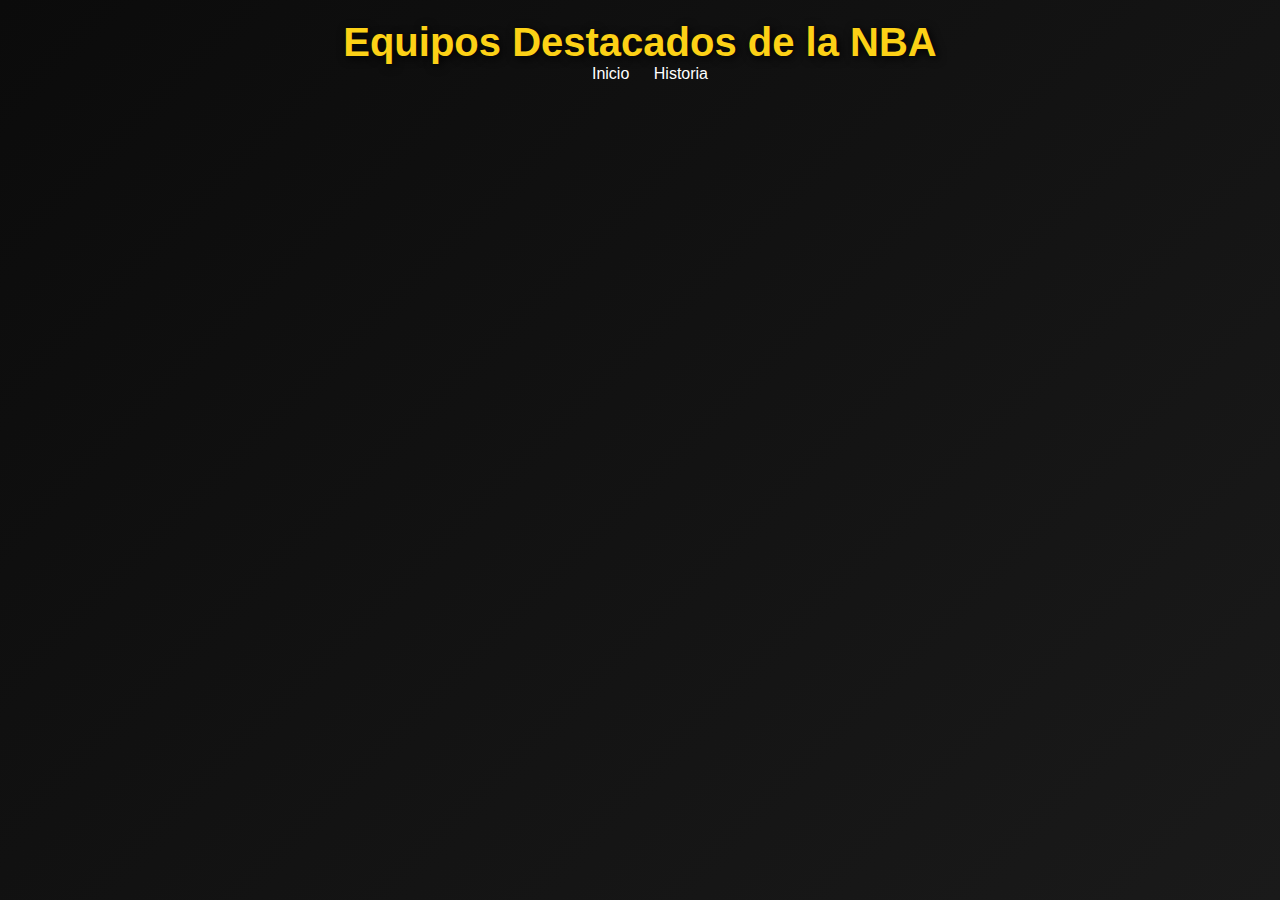
<file: equipos.html>
<!DOCTYPE html>
<html lang="es">
<head>
  <meta charset="UTF-8" />
  <meta name="viewport" content="width=device-width, initial-scale=1.0" />
  <title>Equipos NBA</title>
  <style>
    * {
      margin: 0;
      padding: 0;
      box-sizing: border-box;
      font-family: 'Segoe UI', sans-serif;
    }

    body {
      background: linear-gradient(135deg, #0b0b0b, #1a1a1a);
      color: #fff;
      min-height: 100vh;
      display: flex;
      flex-direction: column;
      align-items: center;
      padding: 20px;
    }

    header {
      text-align: center;
      margin-bottom: 30px;
    }

    header h1 {
      font-size: 40px;
      color: #fcd116;
      text-shadow: 2px 2px 10px #000;
    }

    .cards-container {
      display: grid;
      grid-template-columns: repeat(auto-fit, minmax(250px, 1fr));
      gap: 30px;
      width: 100%;
      max-width: 1200px;
    }

    .card {
      padding: 20px;
      border-radius: 20px;
      text-align: center;
      box-shadow: 0 10px 25px rgba(0, 0, 0, 0.5);
      transform: scale(1);
      transition: transform 0.3s ease, box-shadow 0.3s ease;
      animation: aparecer 0.6s ease forwards;
      opacity: 0;
    }

    .card:hover {
      transform: scale(1.05);
      box-shadow: 0 15px 35px rgba(255, 255, 255, 0.2);
    }

    .card img {
      width: 100px;
      margin-bottom: 15px;
    }

    .card h2 {
      margin-bottom: 10px;
    }

    .card p {
      font-size: 15px;
      line-height: 1.4;
      margin-bottom: 15px;
    }

    .card button {
      background: #ffffff22;
      color: #fff;
      border: 1px solid #fff;
      padding: 10px 20px;
      border-radius: 8px;
      cursor: pointer;
      transition: background 0.3s, color 0.3s;
    }

    .card button:hover {
      background: #fff;
      color: #000;
    }

    .bulls {
      background: linear-gradient(135deg, #ce1141, #1c1c1c);
    }

    .lakers {
      background: linear-gradient(135deg, #552583, #fbd927);
      color: #000;
    }

    .mavericks {
      background: linear-gradient(135deg, #00538c, #b8c4ca);
      color: #000;
    }

    .warriors {
      background: linear-gradient(135deg, #fdb927, #006bb6);
      color: #000;
    }

    @keyframes aparecer {
      0% {
        opacity: 0;
        transform: translateY(40px);
      }
      100% {
        opacity: 1;
        transform: translateY(0);
      }
    }
   .boton {
  display: inline-block;
  padding: 10px 20px;
  color: white;
  border-radius: 8px;
  text-decoration: none;
  font-weight: bold;
  transition: transform 0.3s ease, background-color 0.3s ease;
}


.bulls-btn {
  background-color: #c8102e;
}
.bulls-btn:hover {
  background-color: #a30e25;
  transform: scale(1.05);
}


.lakers-btn {
  background-color: #552583;
}
.lakers-btn:hover {
  background-color: #31185c;
  transform: scale(1.05);
}


.mavs-btn {
  background-color: #00538c;
}
.mavs-btn:hover {
  background-color: #003b63;
  transform: scale(1.05);
}


.warriors-btn {
  background-color: #1d428a;
}
.warriors-btn:hover {
  background-color: #0c2d6b;
  transform: scale(1.05);
}
.menu a {
  margin-left: 20px;
  text-decoration: none;
  color: #ffffff;
  transition: all 0.3s ease;
}

.menu a:hover {
  color: #fcd116;
  transform: scale(1.1);
}
.card img {
  width: 100%;
  height: 200px;
  object-fit: cover;
  border-radius: 8px;
  margin-bottom: 10px;
}
  </style>
</head>
<body>
  <header>
    <div><h1>Equipos Destacados de la NBA</h1></div>
    <nav class="menu">
      <a href="index.html">Inicio</a>
      <a href="historia.html">Historia</a>
    </nav>
  </header>

  <section class="cards-container">
    <div class="card bulls">
      <img src="imagener de los equipos/wallpaperflare.com_wallpaper (9).jpg" alt="Chicago Bulls">
      <h2>Chicago Bulls</h2>
      <p>Conocidos por la era dorada de Michael Jordan, son un ícono histórico del baloncesto.</p>
      <a href="bulls.html" class="boton">Ver más</a>

    </div>
    <div class="card lakers">
      <img src="imagener de los equipos/lakers fondo 2.jpg" alt="Los Angeles Lakers">
      <h2>Los Angeles Lakers</h2>
      <p>Uno de los equipos más ganadores, hogar de leyendas como Kobe Bryant y Magic Johnson.</p>
      <a href="lakers.html" class="boton">Ver más</a>
    </div>
    <div class="card mavericks">
      <img src="imagener de los equipos/wallpaperflare.com_wallpaper (11).jpg" alt="Dallas Mavericks">
      <h2>Dallas Mavericks</h2>
      <p>Con Kyrie Irving liderando, los Mavs siguen siendo un equipo con talento y ambición.</p>
      <a href="mavericks.html" class="boton">Ver más</a>
    </div>
    <div class="card warriors">
      <img src="imagener de los equipos/wallpaperflare.com_wallpaper (13).jpg" alt="Golden State Warriors">
      <h2>Golden State Warriors</h2>
      <p>Reconocidos por su estilo de juego veloz y Steph Curry como emblema.</p>
      <a href="warriors.html" class="boton">Ver más</a>
    </div>
  </section>
</body>
</html>
</file>
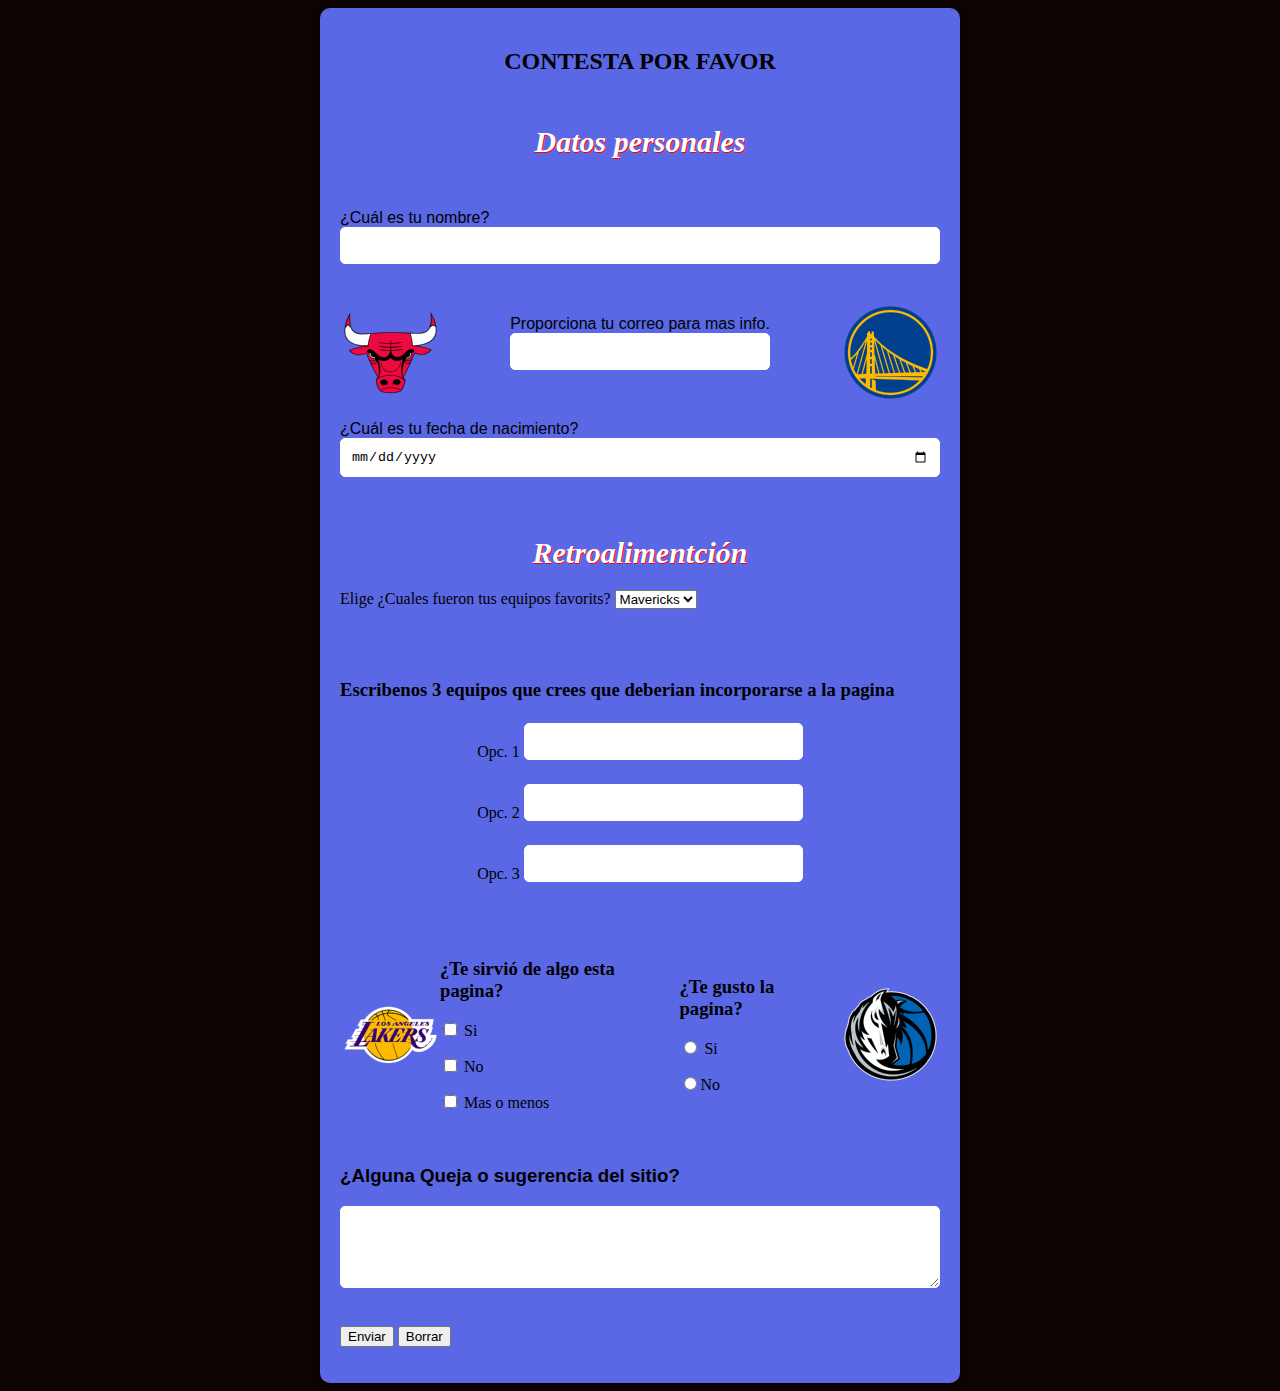
<file: formulario.html>
<html>
<head>
<title>Encuesta</title>
<style>

body {
    background-color: rgb(14, 3, 3);
    background-size: cover;
}

.encuesta {
  background-color: #5a68e6;
  padding: 20px;
  border-radius: 10px;
  box-shadow: 0 0 10px rgba(0, 0, 0, 0.1);
  max-width: 600px;
  margin: auto;
}

.titulo {
  text-align: center;
  font-size: 30px;
  font-family: 'Times New Roman', Times, serif;
  font-style: oblique;
  color: rgb(255, 255, 255);
  text-shadow: 1px 1px #ff0000;
}

.agrandar {
  width: 100%;
  padding: 10px;
  margin-bottom: 20px;
  border: 1px solid #ffffff;
  border-radius: 5px;
}

.container {
  display: flex;
  justify-content: space-between;
  align-items: center;
  border-radius: 30px;
}

label {
  font-family: Impact, Haettenschweiler, 'Arial Narrow Bold', sans-serif;
}

</style>
</head>
<body>

<div class="encuesta">
    <h2 align="center">CONTESTA POR FAVOR </h2>
  <h5 class="titulo">Datos personales</h5>
  <form action="https://formspree.io/f/xdkzqnnw" method="post">

    <label for="nombre">¿Cuál es tu nombre?</label><br>
    <input class="agrandar" type="text" id="nombre" name="nombre" required><br><br>

    <div class="container">
      <img src="Imagenes del formulario/i.png" alt="helado" height="100px" width="auto">
      <div>
        <label for="email">Proporciona tu correo para mas info.</label><br>
        <input class="agrandar" type="email" id="email" name="email" required><br>
      </div>
      <img src="Imagenes del formulario/i (3).png" alt="cupcake" height="100px" width="auto">
    </div>

    <br>

    <label for="fecha_nacimiento">¿Cuál es tu fecha de nacimiento?</label><br>
    <input class="agrandar" type="date" id="fecha_nacimiento" name="fecha_nacimiento" required><br><br>
    
    <h1 class="titulo">Retroalimentción</h1>

    <p>
      Elige ¿Cuales fueron tus equipos favorits? 
      <select name="especificar">
        <option value="Lakers">Lakers</option>
        <option value="Warriors">Warriors</option>
        <option value="Mavericks" selected>Mavericks</option>
        <option value="Bulls">Bulls</option>
      </select>
    </p><br><br>

    <p>
      <h3>Escribenos 3 equipos que crees que deberian incorporarse a la pagina</h3>
      <table align="center">
        <tr>
          <td>Opc. 1</td>
          <td><input class="agrandar" type="text" name="Mavericks" size="30" required/></td>
        </tr>
        <tr>
          <td>Opc. 2</td>
          <td><input class="agrandar" type="text" name="Bulls" size="30" required/></td>
        </tr>
        <tr>
          <td>Opc. 3</td>
          <td><input class="agrandar" type="text" name="Warriors" size="30" required/></td>
        </tr>
      </table>
    </p><br>

    <div class="container">
      <img src="Imagenes del formulario/i (2).png" alt="Bebida" height="100px" width="auto">
      <div>
        <h3>¿Te sirvió de algo esta pagina?</h3>
        <p>
          <input type="checkbox" name="smn" /> Si
        </p>
        <p>
          <input type="checkbox" name="Nel"/> No
        </p>
        <p>
            <input type="checkbox" name="Maso"/> Mas o menos
          </p>
      </div>
      <div>
        <h3>¿Te gusto la pagina?</h3>
        <p>
          <input type="radio" name="smn"/> Si
        </p>
        <p>
          <input type="radio" name="nel"/>No
        </p>
      </div>
      <img src="Imagenes del formulario/i (1).png" alt="Pastelito" height="100px" width="auto">
    </div><br>

    <label for="comentarios"><h3>¿Alguna Queja o sugerencia del sitio?</h3></label>
    <textarea class="agrandar" id="comentarios" name="comentarios" rows="4"></textarea><br><br>

    <input type="submit" value="Enviar">
    <input type="reset" value="Borrar">

  </form>
</div>

</body>
</html>
</file>
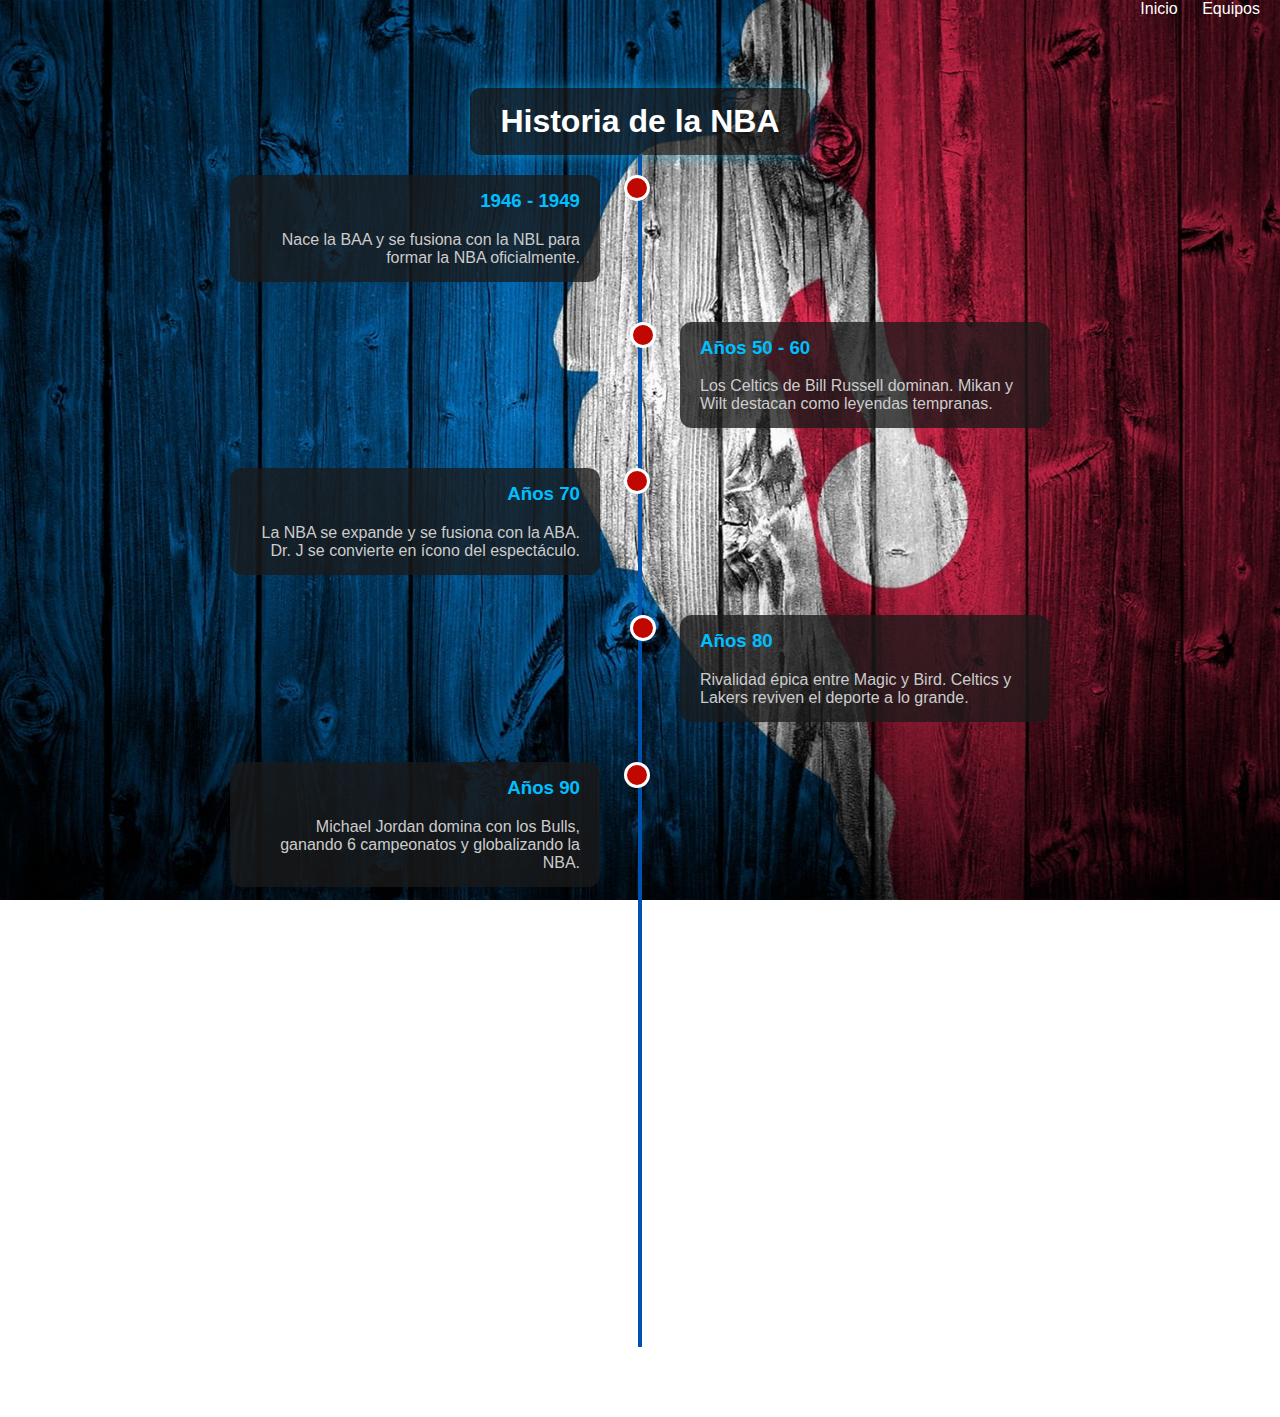
<file: historia.html>
<!DOCTYPE html>
<html lang="es">
<head>
  <meta charset="UTF-8" />
  <meta name="viewport" content="width=device-width, initial-scale=1.0" />
  <title>Historia de la NBA</title>
  <style>
    body {
      margin: 0;
      font-family: 'Segoe UI', sans-serif;
      background-image: url("imagener de los equipos/wallpaperflare.com_wallpaper (1).jpg");
      background-size: cover;
      background-repeat: no-repeat;
      background-attachment: fixed; 
      background-position: center;
      color: #fff;
    }

    .timeline-container {
      max-width: 900px;
      margin: 50px auto;
      padding: 20px;
      position: relative;
    }

      h1 {
  background-color: #1a1a1aad;
  color: #10a3d4;
  padding: 15px 30px;
  display: inline-block;
  border-radius: 10px;
  box-shadow: 0 0 15px #00bfff80;
  text-align: center;
  margin: 0 auto;
  color: #fff;
}

.timeline-container {
  text-align: center;
}

    .timeline {
      position: relative;
      margin: 0;
      padding: 0;
      list-style: none;
    }

    .timeline::before {
      content: '';
      position: absolute;
      left: 50%;
      top: 0;
      bottom: 0;
      width: 4px;
      background: #0052af;
      transform: translateX(-50%);
    }

    .timeline-item {
      position: relative;
      width: 50%;
      padding: 20px 40px;
      box-sizing: border-box;
      opacity: 0;
      transform: translateY(40px);
      transition: all 0.6s ease;
    }

    .timeline-item.show {
      opacity: 1;
      transform: translateY(0);
    }

    .timeline-item:nth-child(odd) {
      left: 0;
      text-align: right;
    }

    .timeline-item:nth-child(even) {
      left: 50%;
      text-align: left;
    }

    .timeline-item::before {
      content: '';
      position: absolute;
      top: 20px;
      width: 20px;
      height: 20px;
      background: #c00700;
      border: 3px solid #fff;
      border-radius: 50%;
      z-index: 1;
      animation: pulse 2s infinite;
    }

    .timeline-item:nth-child(odd)::before {
      right: -10px;
    }

    .timeline-item:nth-child(even)::before {
      left: -10px;
    }

    .timeline-content {
      background: #1a1a1ac5;
      padding: 15px 20px;
      border-radius: 12px;
      position: relative;
      transition: transform 0.3s ease;
    }

    .timeline-content:hover {
      transform: scale(1.03);
      box-shadow: 0 0 10px #00bfff99;
    }

    .timeline-content h3 {
      margin-top: 0;
      color: #00bfff;
    }

    .timeline-content p {
      margin-bottom: 0;
      font-size: 1rem;
      color: #ccc;
    }

    @keyframes pulse {
      0% { box-shadow: 0 0 0px #00bfff; }
      50% { box-shadow: 0 0 10px #00bfff; }
      100% { box-shadow: 0 0 0px #00bfff; }
    }


    #scrollTopBtn {
      position: fixed;
      bottom: 20px;
      right: 20px;
      background-color: #00bfff;
      color: #000;
      border: none;
      padding: 10px 15px;
      border-radius: 50%;
      font-size: 18px;
      cursor: pointer;
      display: none;
      box-shadow: 0 0 10px #00bfffaa;
      transition: transform 0.2s;
      z-index: 999;
    }

    #scrollTopBtn:hover {
      transform: scale(1.1);
    }

    @media (max-width: 768px) {
      .timeline::before {
        left: 10px;
      }

      .timeline-item {
        width: 100%;
        padding-left: 30px;
        padding-right: 10px;
        text-align: left !important;
        left: 0 !important;
      }

      .timeline-item::before {
        left: 0 !important;
      }
    }
    .menu {
  text-align: right;
  padding-right: 20px; 
}

.menu a {
  margin-left: 20px;
  text-decoration: none;
  color: #ffffff;
  transition: all 0.3s ease;

}

.menu a:hover {
  color: #167afc;
  transform: scale(1.1);
}

  </style>
</head>
<body>

    <nav class="menu">
      <a href="index.html">Inicio</a>
      <a href="equipos.html">Equipos</a>
    </nav>

  <div class="timeline-container">
    <h1>Historia de la NBA</h1>
    <ul class="timeline">
      <li class="timeline-item">
        <div class="timeline-content">
          <h3>1946 - 1949</h3>
          <p>Nace la BAA y se fusiona con la NBL para formar la NBA oficialmente.</p>
        </div>
      </li>
      <li class="timeline-item">
        <div class="timeline-content">
          <h3>Años 50 - 60</h3>
          <p>Los Celtics de Bill Russell dominan. Mikan y Wilt destacan como leyendas tempranas.</p>
        </div>
      </li>
      <li class="timeline-item">
        <div class="timeline-content">
          <h3>Años 70</h3>
          <p>La NBA se expande y se fusiona con la ABA. Dr. J se convierte en ícono del espectáculo.</p>
        </div>
      </li>
      <li class="timeline-item">
        <div class="timeline-content">
          <h3>Años 80</h3>
          <p>Rivalidad épica entre Magic y Bird. Celtics y Lakers reviven el deporte a lo grande.</p>
        </div>
      </li>
      <li class="timeline-item">
        <div class="timeline-content">
          <h3>Años 90</h3>
          <p>Michael Jordan domina con los Bulls, ganando 6 campeonatos y globalizando la NBA.</p>
        </div>
      </li>
      <li class="timeline-item">
        <div class="timeline-content">
          <h3>Años 2000</h3>
          <p>Kobe y Shaq dominan. Spurs construyen una dinastía. Llega LeBron James.</p>
        </div>
      </li>
      <li class="timeline-item">
        <div class="timeline-content">
          <h3>Años 2010</h3>
          <p>Warriors revolucionan el básquet con Curry. LeBron, Miami, Bucks y Raptors destacan.</p>
        </div>
      </li>
      <li class="timeline-item">
        <div class="timeline-content">
          <h3>Años 2020</h3>
          <p>Lakers, Bucks, Nuggets campeones. Nueva era con Luka, Shai, Tatum y Wemby.</p>
        </div>
      </li>
    </ul>
  </div>

  <button id="scrollTopBtn" title="Ir arriba">⬆</button>

  <script>
    
    const items = document.querySelectorAll('.timeline-item');

    function revealOnScroll() {
      const triggerBottom = window.innerHeight * 0.9;
      items.forEach(item => {
        const itemTop = item.getBoundingClientRect().top;
        if (itemTop < triggerBottom) {
          item.classList.add('show');
        }
      });
    }

    window.addEventListener('scroll', revealOnScroll);
    window.addEventListener('load', revealOnScroll);

 
    const scrollBtn = document.getElementById("scrollTopBtn");

    window.onscroll = () => {
      if (document.documentElement.scrollTop > 300) {
        scrollBtn.style.display = "block";
      } else {
        scrollBtn.style.display = "none";
      }
    };

    scrollBtn.onclick = () => {
      window.scrollTo({ top: 0, behavior: 'smooth' });
    };
  </script>
</body>
</html>
</file>
